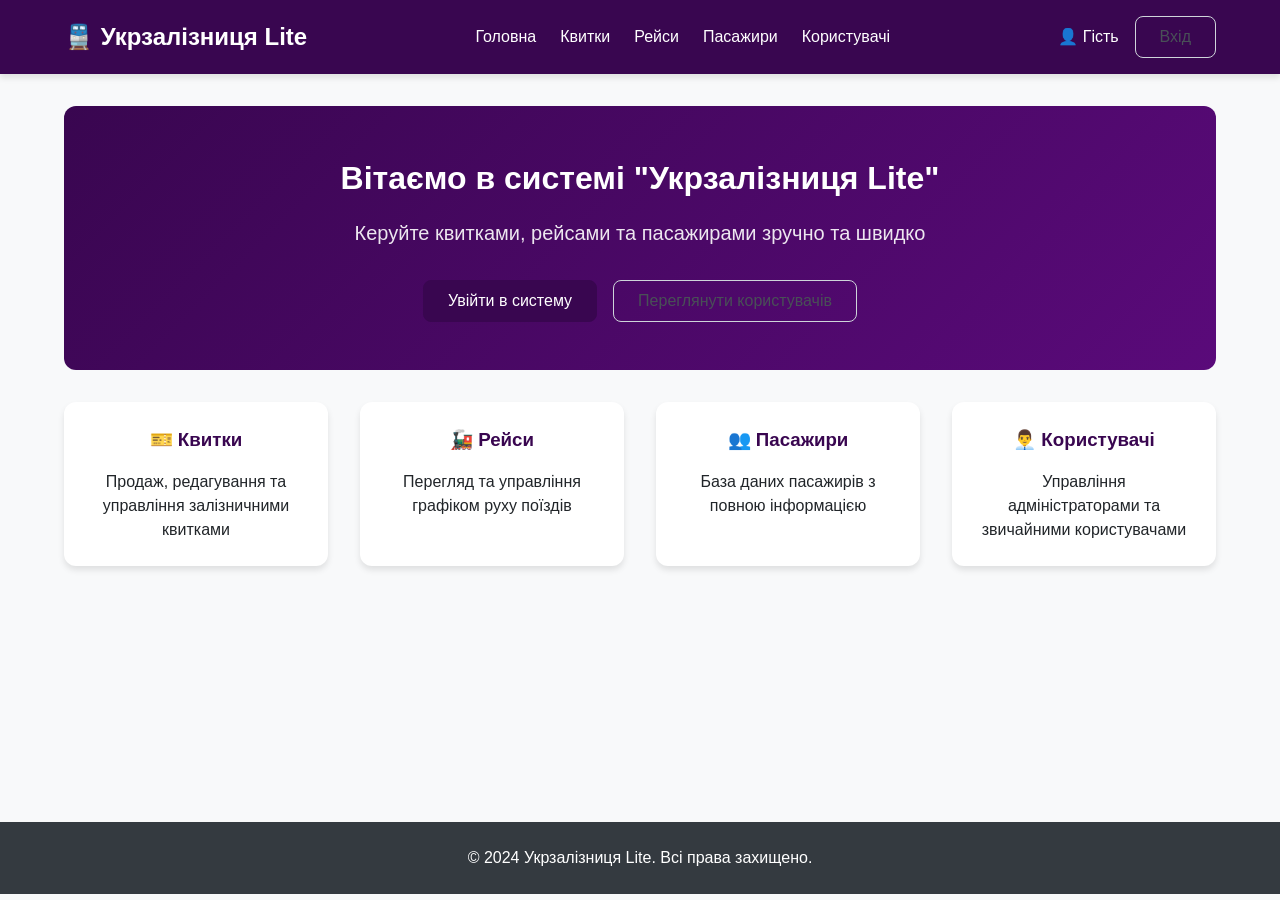
<file: index.html>
<!DOCTYPE html>
<html lang="uk">
<head>
    <meta charset="UTF-8">
    <meta name="viewport" content="width=device-width, initial-scale=1.0, viewport-fit=cover">
    <meta name="description" content="Укрзалізниця Lite - система керування залізничними квитками">
    <meta name="author" content="Your Name">
    <title>Укрзалізниця Lite - Головна</title>
    <link rel="stylesheet" href="css/main.css">
</head>
<body>
    <nav class="navbar">
        <div class="nav-container">
            <div class="logo">
                <a href="index.html">🚆 Укрзалізниця Lite</a>
            </div>
            <div class="nav-links">
                <a href="index.html">Головна</a>
                <a href="variant-page1.html">Квитки</a>
                <a href="variant-page2.html">Рейси</a>
                <a href="variant-page3.html">Пасажири</a>
                <a href="users.html">Користувачі</a>
            </div>
            <div class="user-info">
                <span class="username">👤 Гість</span>
                <a href="login.html" class="btn btn-outline">Вхід</a>
            </div>
        </div>
    </nav>

    <main class="main-content">
        <div class="container">
            <div class="hero">
                <h1>Вітаємо в системі "Укрзалізниця Lite"</h1>
                <p>Керуйте квитками, рейсами та пасажирами зручно та швидко</p>
                <div class="hero-buttons">
                    <a href="login.html" class="btn btn-primary">Увійти в систему</a>
                    <a href="users.html" class="btn btn-outline">Переглянути користувачів</a>
                </div>
            </div>

            <div class="features">
                <div class="feature-card">
                    <h3>🎫 Квитки</h3>
                    <p>Продаж, редагування та управління залізничними квитками</p>
                </div>
                <div class="feature-card">
                    <h3>🚂 Рейси</h3>
                    <p>Перегляд та управління графіком руху поїздів</p>
                </div>
                <div class="feature-card">
                    <h3>👥 Пасажири</h3>
                    <p>База даних пасажирів з повною інформацією</p>
                </div>
                <div class="feature-card">
                    <h3>👨‍💼 Користувачі</h3>
                    <p>Управління адміністраторами та звичайними користувачами</p>
                </div>
            </div>
        </div>
    </main>

    <footer class="footer">
        <div class="container">
            <p>&copy; 2024 Укрзалізниця Lite. Всі права захищено.</p>
        </div>
    </footer>
</body>
</html>
</file>
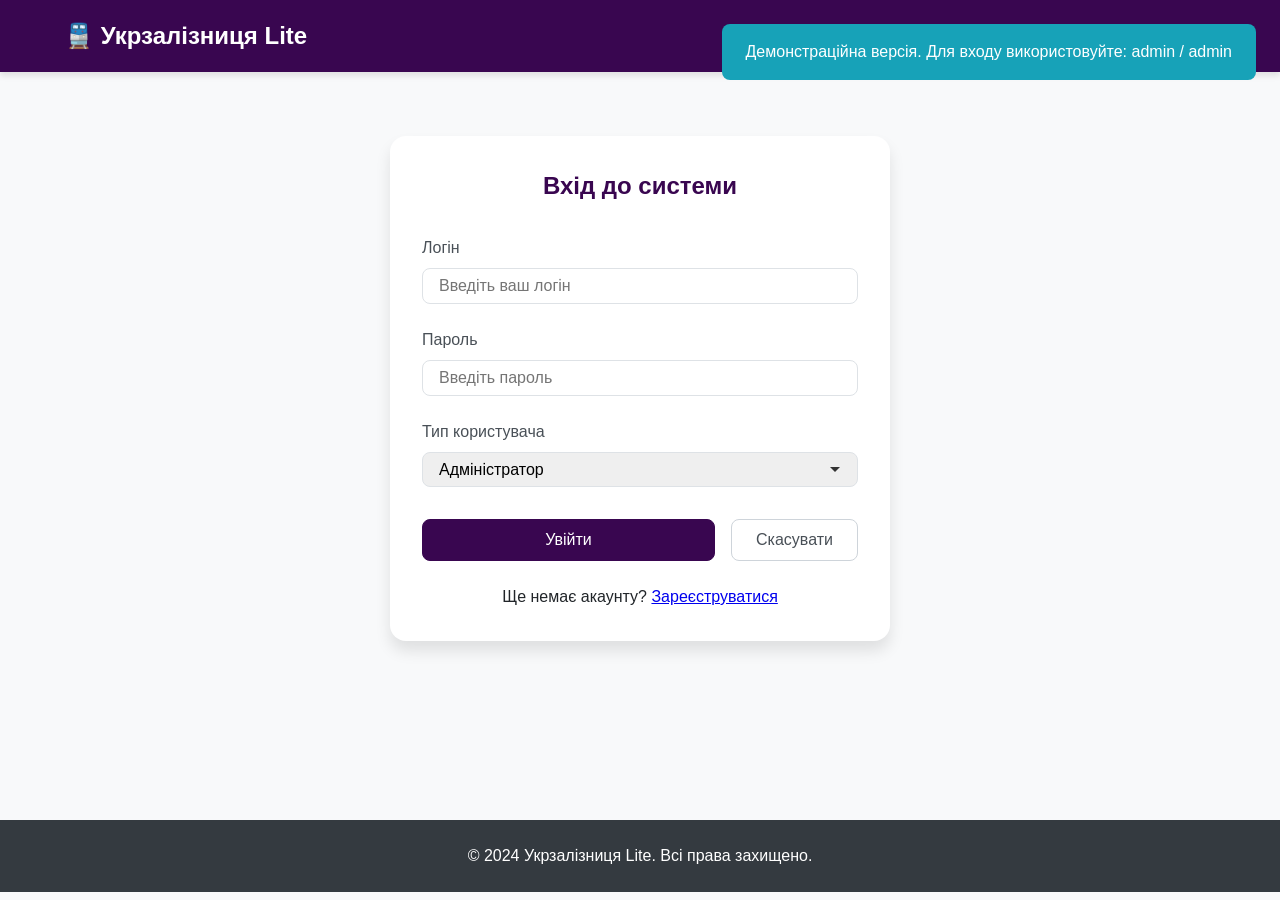
<file: login.html>
<!DOCTYPE html>
<html lang="uk">
<head>
    <meta charset="UTF-8">
    <meta name="viewport" content="width=device-width, initial-scale=1.0">
    <title>Вхід - Укрзалізниця Lite</title>
    <link rel="stylesheet" href="css/main.css">
</head>
<body>
    <nav class="navbar">
        <div class="nav-container">
            <div class="logo">
                <a href="index.html">🚆 Укрзалізниця Lite</a>
            </div>
            <div class="nav-links">
                <a href="index.html">Головна</a>
                <a href="variant-page1.html">Квитки</a>
                <a href="variant-page2.html">Рейси</a>
                <a href="variant-page3.html">Пасажири</a>
                <a href="users.html">Користувачі</a>
            </div>
        </div>
    </nav>

    <main class="main-content">
        <div class="form-container">
            <h2>Вхід до системи</h2>

            <div class="notification info">
                Демонстраційна версія. Для входу використовуйте: admin / admin
            </div>

            <form action="users.html" method="get">
                <div class="form-group">
                    <label for="username">Логін</label>
                    <input type="text" id="username" name="username" class="form-control" placeholder="Введіть ваш логін">
                </div>

                <div class="form-group">
                    <label for="password">Пароль</label>
                    <input type="password" id="password" name="password" class="form-control" placeholder="Введіть пароль">
                </div>

                <div class="form-group">
                    <label for="role">Тип користувача</label>
                    <select id="role" name="role" class="form-select">
                        <option value="admin">Адміністратор</option>
                        <option value="regular">Звичайний користувач</option>
                    </select>
                </div>

                <div class="form-actions">
                    <button type="submit" class="btn btn-primary">Увійти</button>
                    <a href="index.html" class="btn btn-outline">Скасувати</a>
                </div>
            </form>

            <p class="text-center mt-4">
                Ще немає акаунту? <a href="user-create-dialog.html">Зареєструватися</a>
            </p>
        </div>
    </main>

    <footer class="footer">
        <div class="container">
            <p>&copy; 2024 Укрзалізниця Lite. Всі права захищено.</p>
        </div>
    </footer>
</body>
</html>
</file>
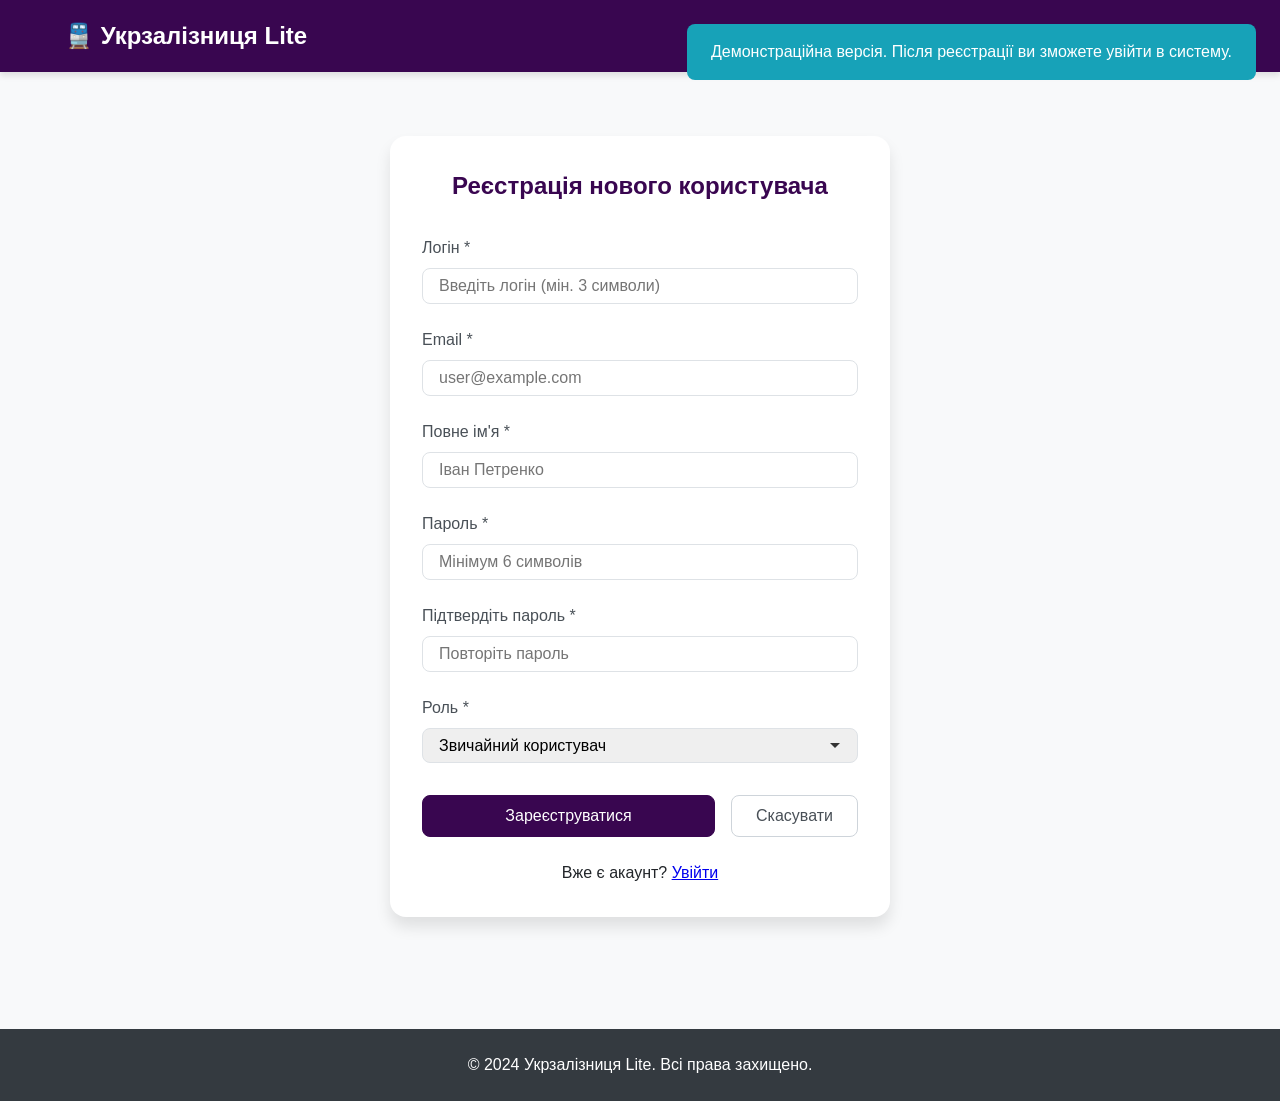
<file: user-create-dialog.html>
<!DOCTYPE html>
<html lang="uk">
<head>
    <meta charset="UTF-8">
    <meta name="viewport" content="width=device-width, initial-scale=1.0">
    <title>Реєстрація - Укрзалізниця Lite</title>
    <link rel="stylesheet" href="css/main.css">
</head>
<body>
    <nav class="navbar">
        <div class="nav-container">
            <div class="logo">
                <a href="index.html">🚆 Укрзалізниця Lite</a>
            </div>
            <div class="nav-links">
                <a href="index.html">Головна</a>
                <a href="variant-page1.html">Квитки</a>
                <a href="variant-page2.html">Рейси</a>
                <a href="variant-page3.html">Пасажири</a>
                <a href="users.html">Користувачі</a>
            </div>
        </div>
    </nav>

    <main class="main-content">
        <div class="form-container">
            <h2>Реєстрація нового користувача</h2>

            <div class="notification info">
                Демонстраційна версія. Після реєстрації ви зможете увійти в систему.
            </div>

            <form action="login.html" method="get">
                <div class="form-group">
                    <label for="username">Логін *</label>
                    <input type="text" id="username" class="form-control" placeholder="Введіть логін (мін. 3 символи)">
                </div>

                <div class="form-group">
                    <label for="email">Email *</label>
                    <input type="email" id="email" class="form-control" placeholder="user@example.com">
                </div>

                <div class="form-group">
                    <label for="fullname">Повне ім'я *</label>
                    <input type="text" id="fullname" class="form-control" placeholder="Іван Петренко">
                </div>

                <div class="form-group">
                    <label for="password">Пароль *</label>
                    <input type="password" id="password" class="form-control" placeholder="Мінімум 6 символів">
                </div>

                <div class="form-group">
                    <label for="confirmPassword">Підтвердіть пароль *</label>
                    <input type="password" id="confirmPassword" class="form-control" placeholder="Повторіть пароль">
                </div>

                <div class="form-group">
                    <label for="role">Роль *</label>
                    <select id="role" class="form-select">
                        <option value="regular">Звичайний користувач</option>
                        <option value="admin">Адміністратор</option>
                    </select>
                </div>

                <div class="form-actions">
                    <button type="submit" class="btn btn-primary">Зареєструватися</button>
                    <a href="login.html" class="btn btn-outline">Скасувати</a>
                </div>
            </form>

            <p class="text-center mt-4">
                Вже є акаунт? <a href="login.html">Увійти</a>
            </p>
        </div>
    </main>

    <footer class="footer">
        <div class="container">
            <p>&copy; 2024 Укрзалізниця Lite. Всі права захищено.</p>
        </div>
    </footer>
</body>
</html>
</file>
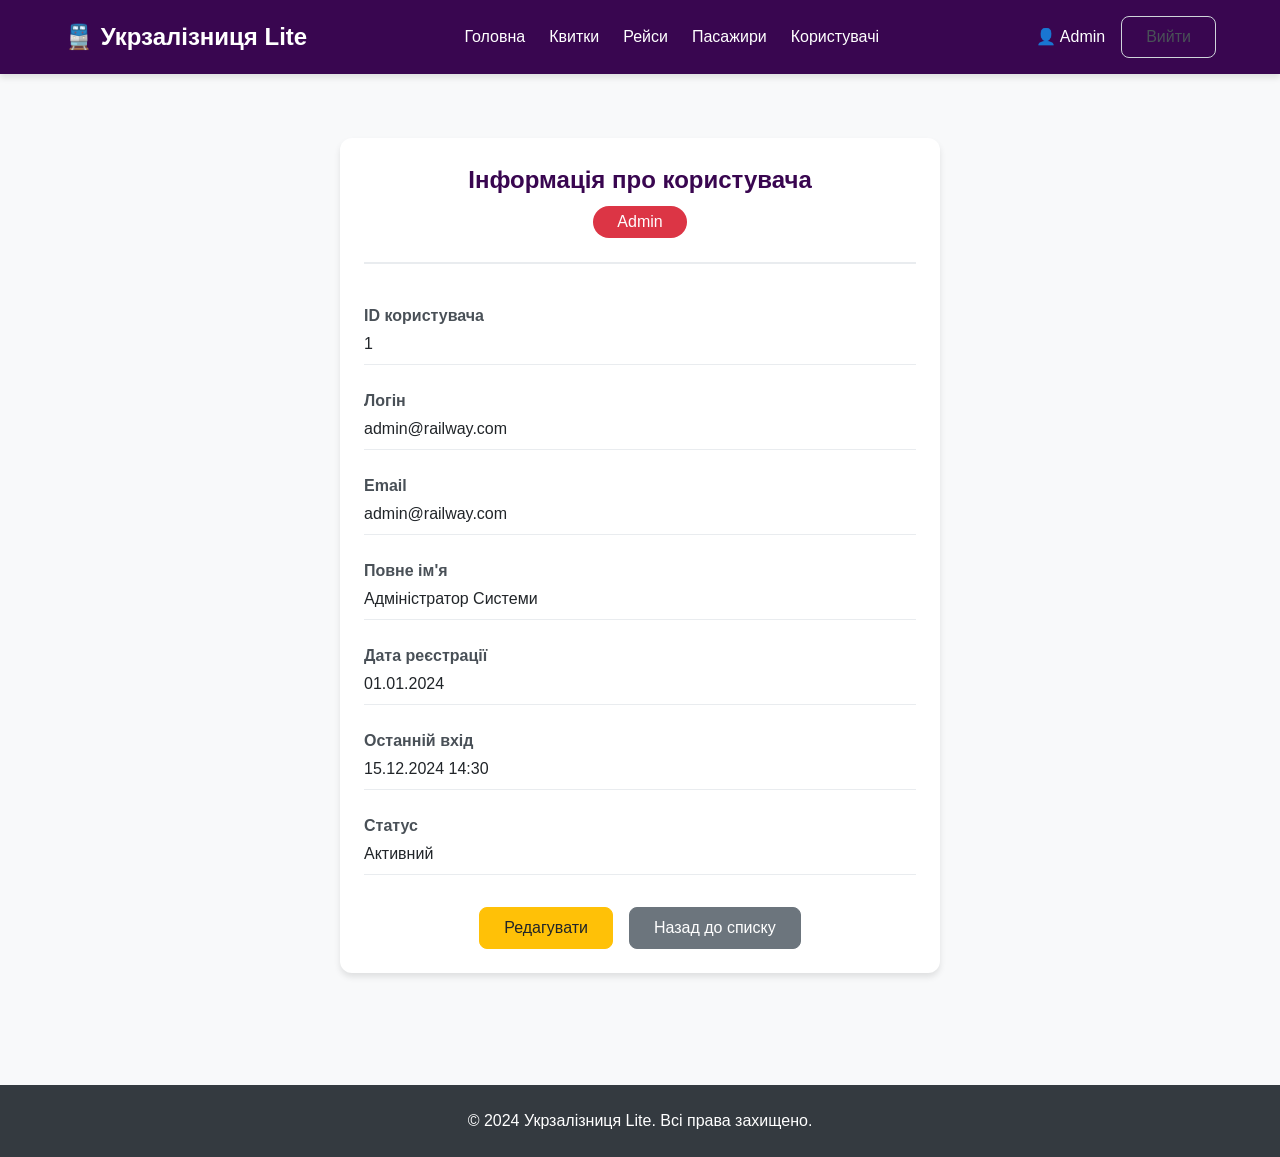
<file: user-detail.html>
<!DOCTYPE html>
<html lang="uk">
<head>
    <meta charset="UTF-8">
    <meta name="viewport" content="width=device-width, initial-scale=1.0">
    <title>Деталі користувача - Укрзалізниця Lite</title>
    <link rel="stylesheet" href="css/main.css">
</head>
<body>
    <nav class="navbar">
        <div class="nav-container">
            <div class="logo">
                <a href="index.html">🚆 Укрзалізниця Lite</a>
            </div>
            <div class="nav-links">
                <a href="index.html">Головна</a>
                <a href="variant-page1.html">Квитки</a>
                <a href="variant-page2.html">Рейси</a>
                <a href="variant-page3.html">Пасажири</a>
                <a href="users.html">Користувачі</a>
            </div>
            <div class="user-info">
                <span class="username">👤 Admin</span>
                <a href="index.html" class="btn btn-outline">Вийти</a>
            </div>
        </div>
    </nav>

    <main class="main-content">
        <div class="container">
            <div class="user-detail">
                <div class="user-header">
                    <h2>Інформація про користувача</h2>
                    <div class="role-badge admin">Admin</div>
                </div>
                
                <div class="user-info">
                    <div class="info-group">
                        <label>ID користувача</label>
                        <p>1</p>
                    </div>
                    
                    <div class="info-group">
                        <label>Логін</label>
                        <p>admin@railway.com</p>
                    </div>
                    
                    <div class="info-group">
                        <label>Email</label>
                        <p>admin@railway.com</p>
                    </div>
                    
                    <div class="info-group">
                        <label>Повне ім'я</label>
                        <p>Адміністратор Системи</p>
                    </div>
                    
                    <div class="info-group">
                        <label>Дата реєстрації</label>
                        <p>01.01.2024</p>
                    </div>
                    
                    <div class="info-group">
                        <label>Останній вхід</label>
                        <p>15.12.2024 14:30</p>
                    </div>
                    
                    <div class="info-group">
                        <label>Статус</label>
                        <p>Активний</p>
                    </div>
                </div>
                
                <div class="user-actions">
                    <a href="user-edit.html?id=1" class="btn btn-warning">Редагувати</a>
                    <a href="users.html" class="btn btn-secondary">Назад до списку</a>
                </div>
            </div>
        </div>
    </main>

    <footer class="footer">
        <div class="container">
            <p>&copy; 2024 Укрзалізниця Lite. Всі права захищено.</p>
        </div>
    </footer>
</body>
</html>
</file>
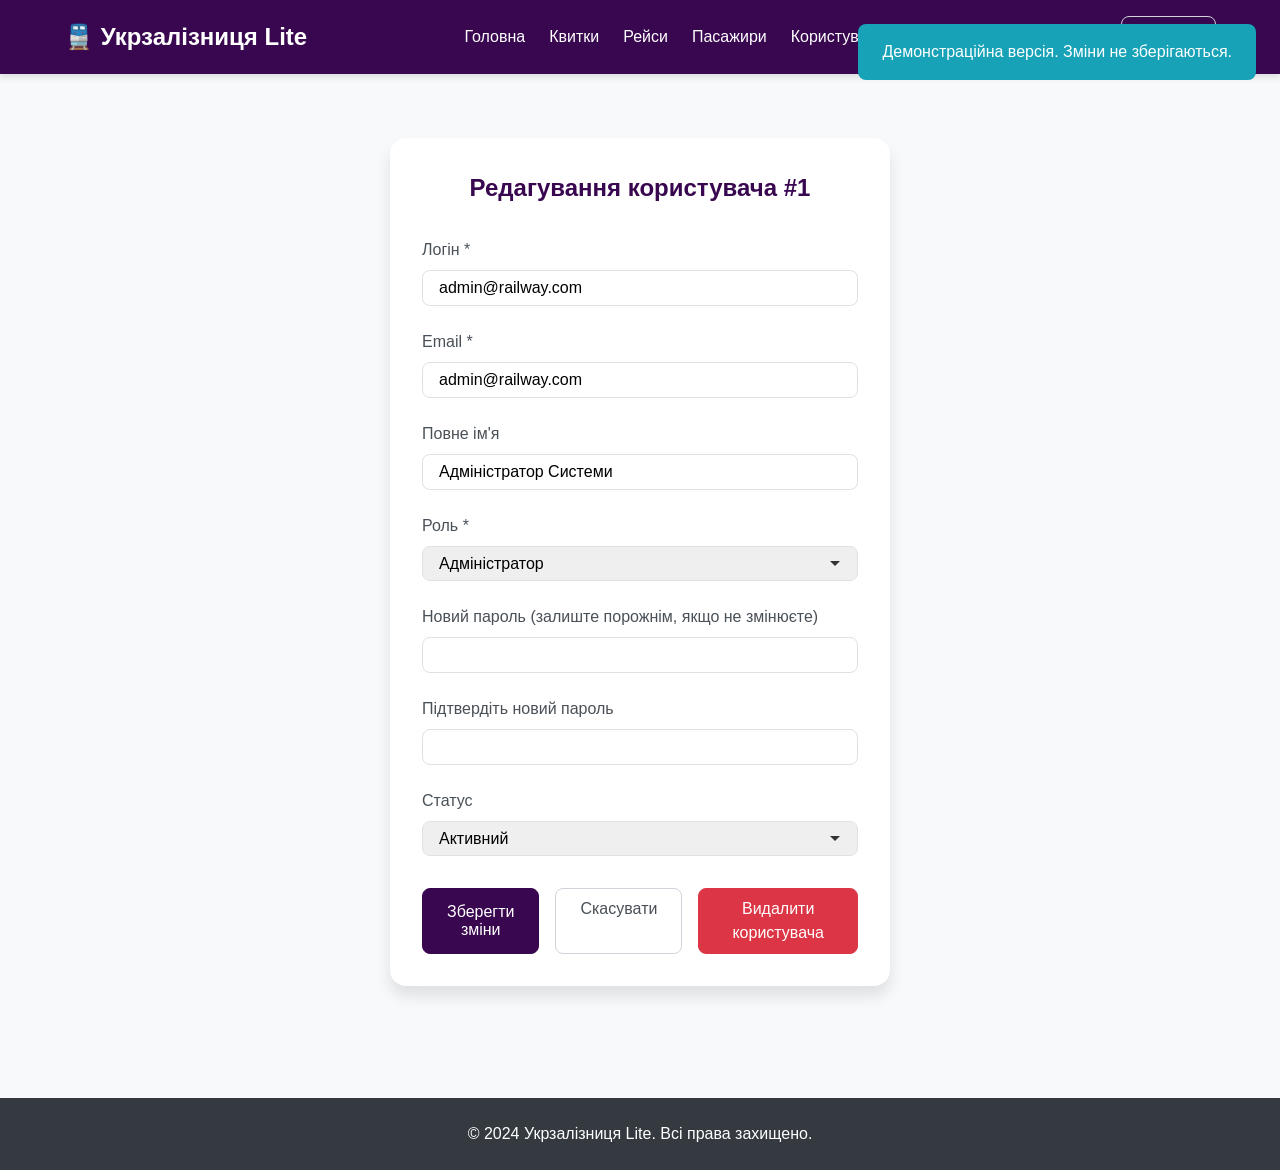
<file: user-edit.html>
<!DOCTYPE html>
<html lang="uk">
<head>
    <meta charset="UTF-8">
    <meta name="viewport" content="width=device-width, initial-scale=1.0">
    <title>Редагування користувача - Укрзалізниця Lite</title>
    <link rel="stylesheet" href="css/main.css">
</head>
<body>
    <nav class="navbar">
        <div class="nav-container">
            <div class="logo">
                <a href="index.html">🚆 Укрзалізниця Lite</a>
            </div>
            <div class="nav-links">
                <a href="index.html">Головна</a>
                <a href="variant-page1.html">Квитки</a>
                <a href="variant-page2.html">Рейси</a>
                <a href="variant-page3.html">Пасажири</a>
                <a href="users.html">Користувачі</a>
            </div>
            <div class="user-info">
                <span class="username">👤 Admin</span>
                <a href="index.html" class="btn btn-outline">Вийти</a>
            </div>
        </div>
    </nav>

    <main class="main-content">
        <div class="form-container">
            <h2>Редагування користувача #1</h2>
            
            <div class="notification info">
                Демонстраційна версія. Зміни не зберігаються.
            </div>

            <form action="user-detail.html?id=1" method="get">
                <div class="form-group">
                    <label for="username">Логін *</label>
                    <input type="text" id="username" class="form-control" value="admin@railway.com">
                </div>

                <div class="form-group">
                    <label for="email">Email *</label>
                    <input type="email" id="email" class="form-control" value="admin@railway.com">
                </div>

                <div class="form-group">
                    <label for="fullname">Повне ім'я</label>
                    <input type="text" id="fullname" class="form-control" value="Адміністратор Системи">
                </div>

                <div class="form-group">
                    <label for="role">Роль *</label>
                    <select id="role" class="form-select">
                        <option value="admin" selected>Адміністратор</option>
                        <option value="regular">Звичайний користувач</option>
                    </select>
                </div>

                <div class="form-group">
                    <label for="newPassword">Новий пароль (залиште порожнім, якщо не змінюєте)</label>
                    <input type="password" id="newPassword" class="form-control">
                </div>

                <div class="form-group">
                    <label for="confirmPassword">Підтвердіть новий пароль</label>
                    <input type="password" id="confirmPassword" class="form-control">
                </div>

                <div class="form-group">
                    <label for="status">Статус</label>
                    <select id="status" class="form-select">
                        <option value="active" selected>Активний</option>
                        <option value="inactive">Неактивний</option>
                        <option value="blocked">Заблокований</option>
                    </select>
                </div>

                <div class="form-actions">
                    <button type="submit" class="btn btn-primary">Зберегти зміни</button>
                    <a href="user-detail.html?id=1" class="btn btn-outline">Скасувати</a>
                    <a href="users.html" class="btn btn-danger">Видалити користувача</a>
                </div>
            </form>
        </div>
    </main>

    <footer class="footer">
        <div class="container">
            <p>&copy; 2024 Укрзалізниця Lite. Всі права захищено.</p>
        </div>
    </footer>
</body>
</html>
</file>
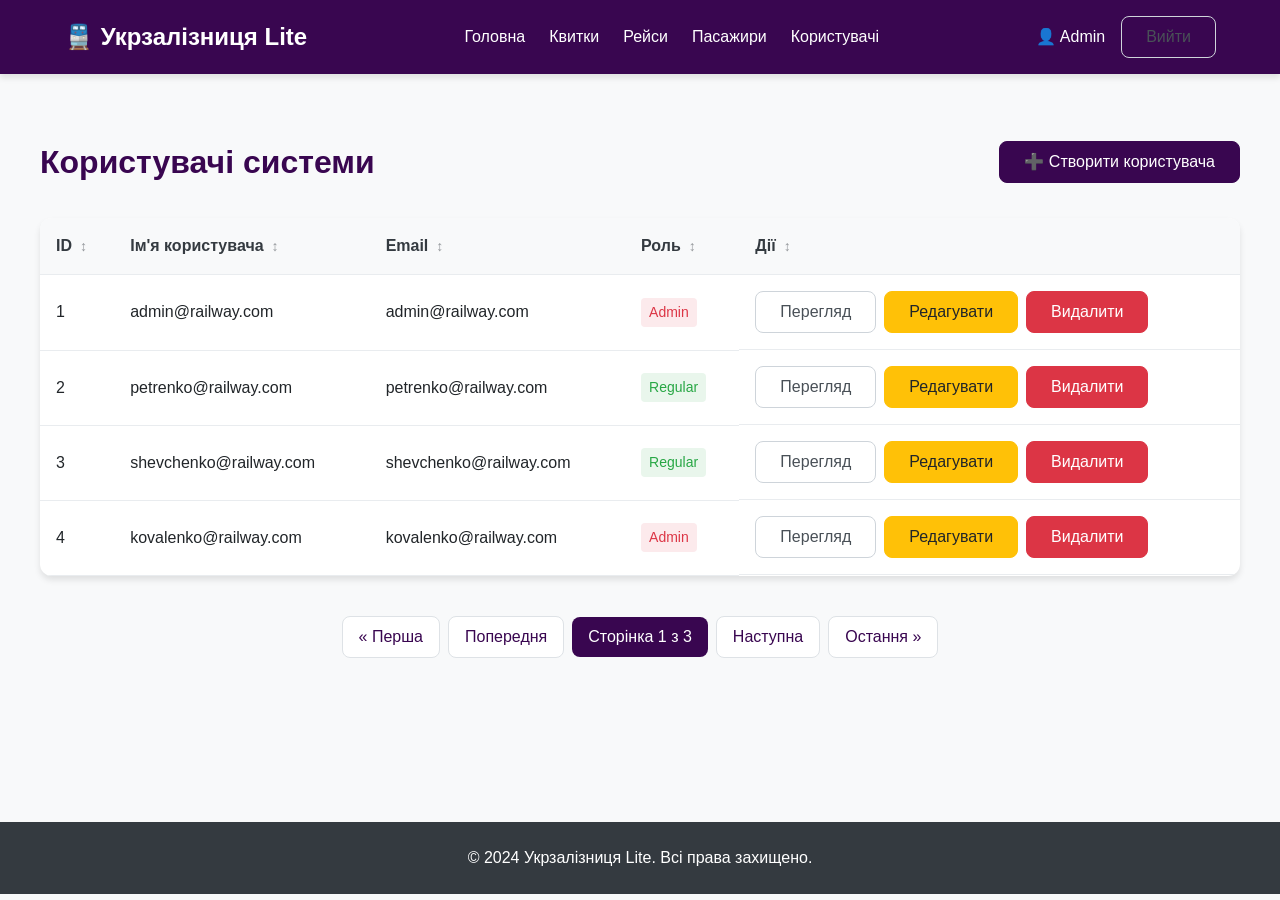
<file: users.html>
<!DOCTYPE html>
<html lang="uk">
<head>
    <meta charset="UTF-8">
    <meta name="viewport" content="width=device-width, initial-scale=1.0">
    <title>Користувачі - Укрзалізниця Lite</title>
    <link rel="stylesheet" href="css/main.css">
</head>
<body>
    <nav class="navbar">
        <div class="nav-container">
            <div class="logo">
                <a href="index.html">🚆 Укрзалізниця Lite</a>
            </div>
            <div class="nav-links">
                <a href="index.html">Головна</a>
                <a href="variant-page1.html">Квитки</a>
                <a href="variant-page2.html">Рейси</a>
                <a href="variant-page3.html">Пасажири</a>
                <a href="users.html">Користувачі</a>
            </div>
            <div class="user-info">
                <span class="username">👤 Admin</span>
                <a href="index.html" class="btn btn-outline">Вийти</a>
            </div>
        </div>
    </nav>

    <main class="main-content">
        <div class="users-container">
            <div class="users-header">
                <h1>Користувачі системи</h1>
                <a href="user-create-dialog.html" class="btn btn-primary">➕ Створити користувача</a>
            </div>

            <div class="users-table">
                <table>
                    <thead>
                        <tr>
                            <th>ID</th>
                            <th>Ім'я користувача</th>
                            <th>Email</th>
                            <th>Роль</th>
                            <th>Дії</th>
                        </tr>
                    </thead>
                    <tbody>
                        <tr>
                            <td>1</td>
                            <td>admin@railway.com</td>
                            <td>admin@railway.com</td>
                            <td><span class="role-badge admin">Admin</span></td>
                            <td class="actions">
                                <a href="user-detail.html?id=1" class="btn btn-outline">Перегляд</a>
                                <a href="user-edit.html?id=1" class="btn btn-warning">Редагувати</a>
                                <a href="#" class="btn btn-danger">Видалити</a>
                            </td>
                        </tr>
                        <tr>
                            <td>2</td>
                            <td>petrenko@railway.com</td>
                            <td>petrenko@railway.com</td>
                            <td><span class="role-badge regular">Regular</span></td>
                            <td class="actions">
                                <a href="user-detail.html?id=2" class="btn btn-outline">Перегляд</a>
                                <a href="user-edit.html?id=2" class="btn btn-warning">Редагувати</a>
                                <a href="#" class="btn btn-danger">Видалити</a>
                            </td>
                        </tr>
                        <tr>
                            <td>3</td>
                            <td>shevchenko@railway.com</td>
                            <td>shevchenko@railway.com</td>
                            <td><span class="role-badge regular">Regular</span></td>
                            <td class="actions">
                                <a href="user-detail.html?id=3" class="btn btn-outline">Перегляд</a>
                                <a href="user-edit.html?id=3" class="btn btn-warning">Редагувати</a>
                                <a href="#" class="btn btn-danger">Видалити</a>
                            </td>
                        </tr>
                        <tr>
                            <td>4</td>
                            <td>kovalenko@railway.com</td>
                            <td>kovalenko@railway.com</td>
                            <td><span class="role-badge admin">Admin</span></td>
                            <td class="actions">
                                <a href="user-detail.html?id=4" class="btn btn-outline">Перегляд</a>
                                <a href="user-edit.html?id=4" class="btn btn-warning">Редагувати</a>
                                <a href="#" class="btn btn-danger">Видалити</a>
                            </td>
                        </tr>
                    </tbody>
                </table>
            </div>

            <div class="pagination">
                <span class="step-links">
                    <a href="#">&laquo; Перша</a>
                    <a href="#">Попередня</a>
                    <span class="current">Сторінка 1 з 3</span>
                    <a href="#">Наступна</a>
                    <a href="#">Остання &raquo;</a>
                </span>
            </div>
        </div>
    </main>

    <!-- Статичне модальне вікно (завжди видиме для демонстрації або приховане) -->
    <div id="createUserModal" class="modal">
        <div class="modal-content">
            <div class="modal-header">
                <h3>Створити нового користувача</h3>
                <span class="close">&times;</span>
            </div>
            <div class="modal-body">
                <div class="validation-error">
                    Демонстраційна версія. Для створення користувача перейдіть на сторінку реєстрації.
                </div>
                
                <form action="user-create-dialog.html" method="get">
                    <div class="form-group">
                        <label for="newUsername">Логін *</label>
                        <input type="text" id="newUsername" class="form-control" placeholder="Введіть логін">
                    </div>

                    <div class="form-group">
                        <label for="newEmail">Email *</label>
                        <input type="email" id="newEmail" class="form-control" placeholder="user@example.com">
                    </div>

                    <div class="form-group">
                        <label for="newPassword">Пароль *</label>
                        <input type="password" id="newPassword" class="form-control" placeholder="Мінімум 6 символів">
                    </div>

                    <div class="form-group">
                        <label for="confirmPassword">Підтвердіть пароль *</label>
                        <input type="password" id="confirmPassword" class="form-control" placeholder="Повторіть пароль">
                    </div>

                    <div class="form-group">
                        <label for="newRole">Роль *</label>
                        <select id="newRole" class="form-select">
                            <option value="regular">Звичайний користувач</option>
                            <option value="admin">Адміністратор</option>
                        </select>
                    </div>

                    <div class="modal-footer">
                        <button type="button" class="btn btn-secondary">Скасувати</button>
                        <button type="submit" class="btn btn-primary">Створити</button>
                    </div>
                </form>
            </div>
        </div>
    </div>

    <footer class="footer">
        <div class="container">
            <p>&copy; 2024 Укрзалізниця Lite. Всі права захищено.</p>
        </div>
    </footer>
</body>
</html>
</file>
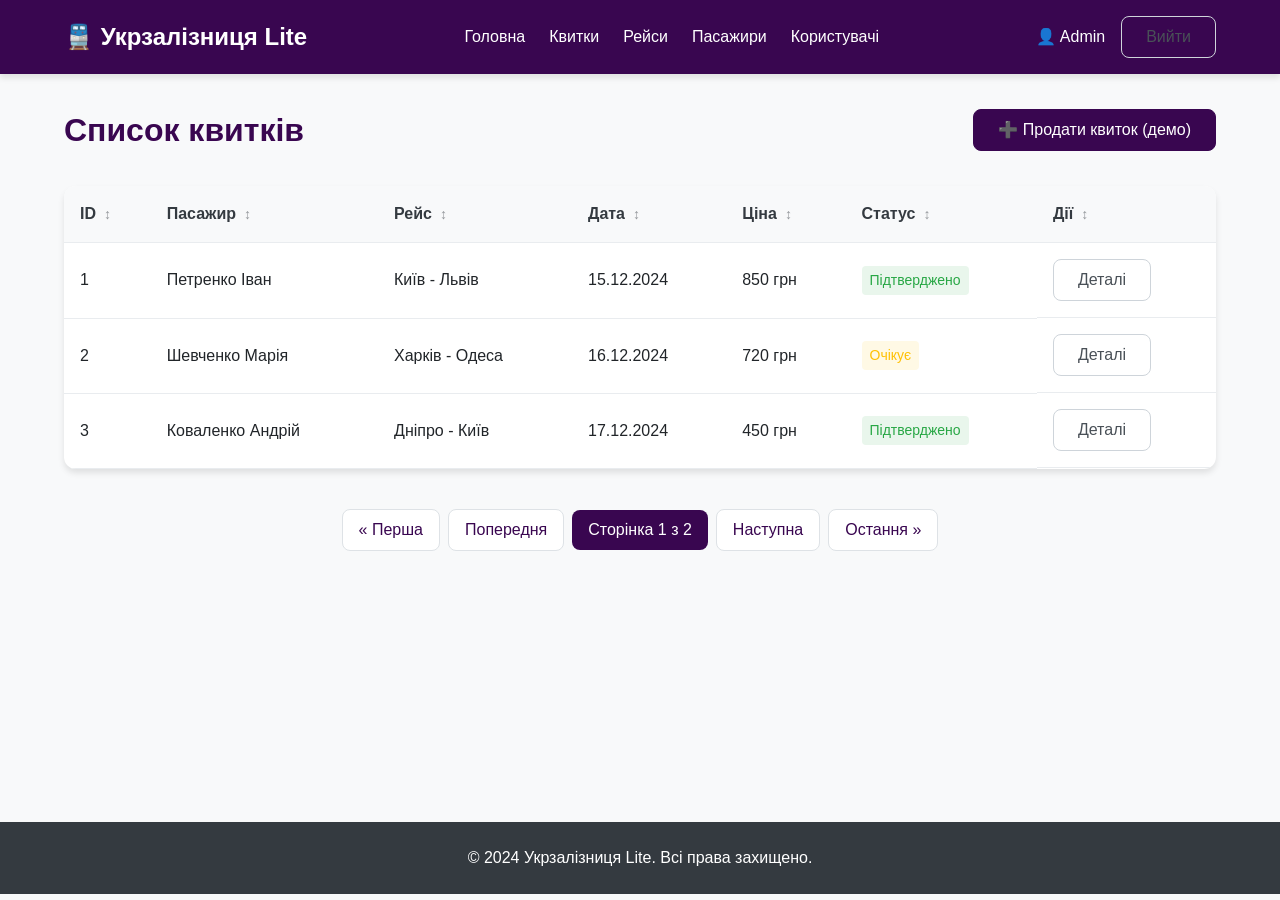
<file: variant-page1.html>
<!DOCTYPE html>
<html lang="uk">
<head>
    <meta charset="UTF-8">
    <meta name="viewport" content="width=device-width, initial-scale=1.0">
    <title>Квитки - Укрзалізниця Lite</title>
    <link rel="stylesheet" href="css/main.css">
</head>
<body>
    <nav class="navbar">
        <div class="nav-container">
            <div class="logo">
                <a href="index.html">🚆 Укрзалізниця Lite</a>
            </div>
            <div class="nav-links">
                <a href="index.html">Головна</a>
                <a href="variant-page1.html">Квитки</a>
                <a href="variant-page2.html">Рейси</a>
                <a href="variant-page3.html">Пасажири</a>
                <a href="users.html">Користувачі</a>
            </div>
            <div class="user-info">
                <span class="username">👤 Admin</span>
                <a href="index.html" class="btn btn-outline">Вийти</a>
            </div>
        </div>
    </nav>

    <main class="main-content">
        <div class="container">
            <div class="users-header">
                <h1>Список квитків</h1>
                <a href="#" class="btn btn-primary">➕ Продати квиток (демо)</a>
            </div>

            <div class="users-table">
                <table>
                    <thead>
                        <tr>
                            <th>ID</th>
                            <th>Пасажир</th>
                            <th>Рейс</th>
                            <th>Дата</th>
                            <th>Ціна</th>
                            <th>Статус</th>
                            <th>Дії</th>
                        </tr>
                    </thead>
                    <tbody>
                        <tr>
                            <td>1</td>
                            <td>Петренко Іван</td>
                            <td>Київ - Львів</td>
                            <td>15.12.2024</td>
                            <td>850 грн</td>
                            <td><span class="role-badge" style="background:rgba(40,167,69,0.1); color:#28a745;">Підтверджено</span></td>
                            <td class="actions">
                                <a href="#" class="btn btn-outline">Деталі</a>
                            </td>
                        </tr>
                        <tr>
                            <td>2</td>
                            <td>Шевченко Марія</td>
                            <td>Харків - Одеса</td>
                            <td>16.12.2024</td>
                            <td>720 грн</td>
                            <td><span class="role-badge" style="background:rgba(255,193,7,0.1); color:#ffc107;">Очікує</span></td>
                            <td class="actions">
                                <a href="#" class="btn btn-outline">Деталі</a>
                            </td>
                        </tr>
                        <tr>
                            <td>3</td>
                            <td>Коваленко Андрій</td>
                            <td>Дніпро - Київ</td>
                            <td>17.12.2024</td>
                            <td>450 грн</td>
                            <td><span class="role-badge" style="background:rgba(40,167,69,0.1); color:#28a745;">Підтверджено</span></td>
                            <td class="actions">
                                <a href="#" class="btn btn-outline">Деталі</a>
                            </td>
                        </tr>
                    </tbody>
                </table>
            </div>

            <div class="pagination">
                <span class="step-links">
                    <a href="#">&laquo; Перша</a>
                    <a href="#">Попередня</a>
                    <span class="current">Сторінка 1 з 2</span>
                    <a href="#">Наступна</a>
                    <a href="#">Остання &raquo;</a>
                </span>
            </div>
        </div>
    </main>

    <footer class="footer">
        <div class="container">
            <p>&copy; 2024 Укрзалізниця Lite. Всі права захищено.</p>
        </div>
    </footer>
</body>
</html>
</file>
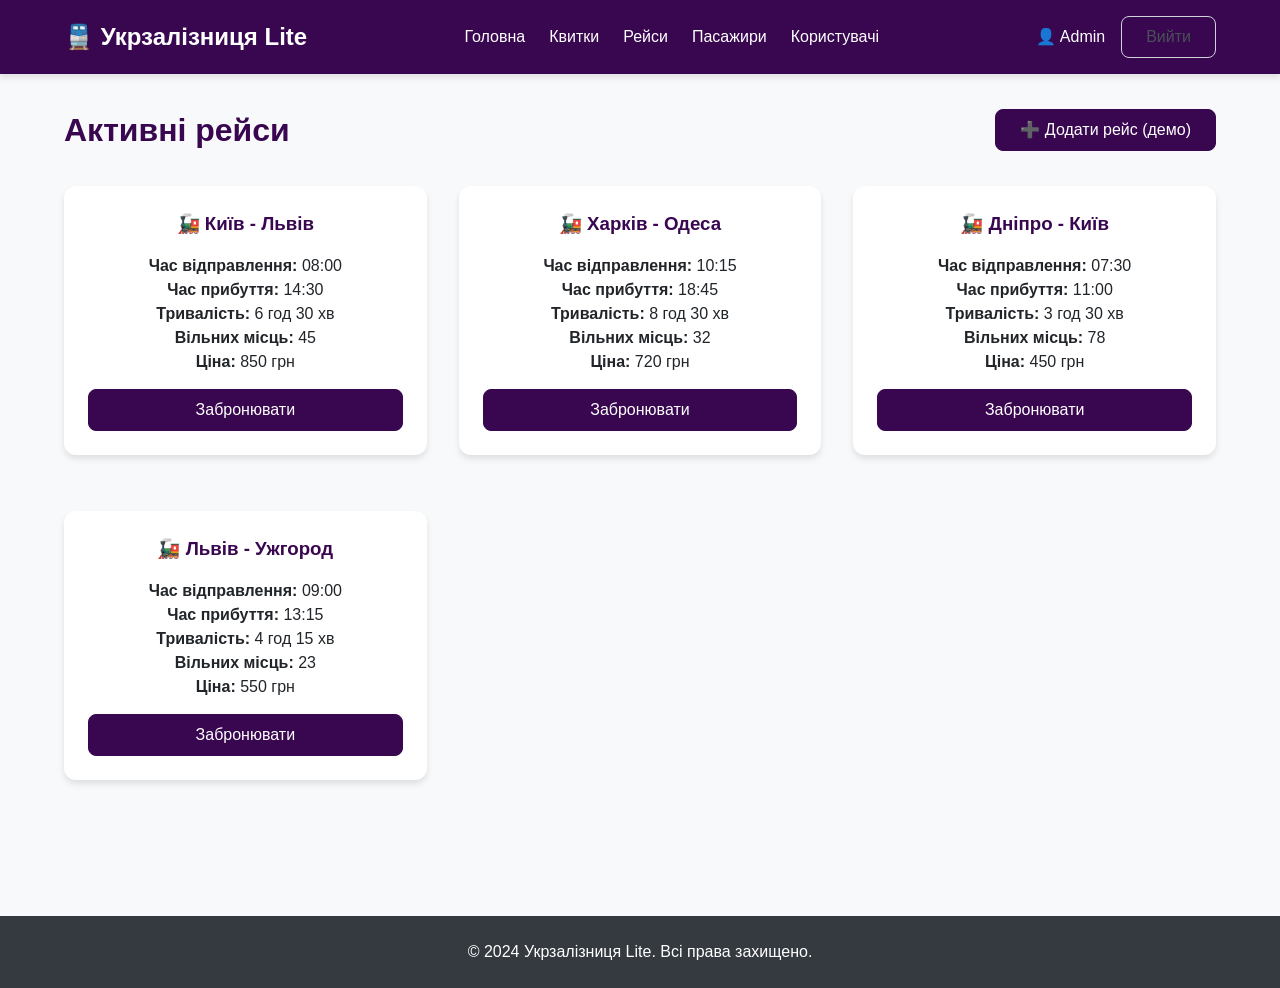
<file: variant-page2.html>
<!DOCTYPE html>
<html lang="uk">
<head>
    <meta charset="UTF-8">
    <meta name="viewport" content="width=device-width, initial-scale=1.0">
    <title>Рейси - Укрзалізниця Lite</title>
    <link rel="stylesheet" href="css/main.css">
</head>
<body>
    <nav class="navbar">
        <div class="nav-container">
            <div class="logo">
                <a href="index.html">🚆 Укрзалізниця Lite</a>
            </div>
            <div class="nav-links">
                <a href="index.html">Головна</a>
                <a href="variant-page1.html">Квитки</a>
                <a href="variant-page2.html">Рейси</a>
                <a href="variant-page3.html">Пасажири</a>
                <a href="users.html">Користувачі</a>
            </div>
            <div class="user-info">
                <span class="username">👤 Admin</span>
                <a href="index.html" class="btn btn-outline">Вийти</a>
            </div>
        </div>
    </nav>

    <main class="main-content">
        <div class="container">
            <div class="users-header">
                <h1>Активні рейси</h1>
                <a href="#" class="btn btn-primary">➕ Додати рейс (демо)</a>
            </div>

            <div class="features" style="grid-template-columns: repeat(auto-fit, minmax(300px, 1fr));">
                <div class="feature-card">
                    <h3>🚂 Київ - Львів</h3>
                    <p><strong>Час відправлення:</strong> 08:00</p>
                    <p><strong>Час прибуття:</strong> 14:30</p>
                    <p><strong>Тривалість:</strong> 6 год 30 хв</p>
                    <p><strong>Вільних місць:</strong> 45</p>
                    <p><strong>Ціна:</strong> 850 грн</p>
                    <a href="#" class="btn btn-primary" style="width: 100%; margin-top: 15px;">Забронювати</a>
                </div>

                <div class="feature-card">
                    <h3>🚂 Харків - Одеса</h3>
                    <p><strong>Час відправлення:</strong> 10:15</p>
                    <p><strong>Час прибуття:</strong> 18:45</p>
                    <p><strong>Тривалість:</strong> 8 год 30 хв</p>
                    <p><strong>Вільних місць:</strong> 32</p>
                    <p><strong>Ціна:</strong> 720 грн</p>
                    <a href="#" class="btn btn-primary" style="width: 100%; margin-top: 15px;">Забронювати</a>
                </div>

                <div class="feature-card">
                    <h3>🚂 Дніпро - Київ</h3>
                    <p><strong>Час відправлення:</strong> 07:30</p>
                    <p><strong>Час прибуття:</strong> 11:00</p>
                    <p><strong>Тривалість:</strong> 3 год 30 хв</p>
                    <p><strong>Вільних місць:</strong> 78</p>
                    <p><strong>Ціна:</strong> 450 грн</p>
                    <a href="#" class="btn btn-primary" style="width: 100%; margin-top: 15px;">Забронювати</a>
                </div>

                <div class="feature-card">
                    <h3>🚂 Львів - Ужгород</h3>
                    <p><strong>Час відправлення:</strong> 09:00</p>
                    <p><strong>Час прибуття:</strong> 13:15</p>
                    <p><strong>Тривалість:</strong> 4 год 15 хв</p>
                    <p><strong>Вільних місць:</strong> 23</p>
                    <p><strong>Ціна:</strong> 550 грн</p>
                    <a href="#" class="btn btn-primary" style="width: 100%; margin-top: 15px;">Забронювати</a>
                </div>
            </div>
        </div>
    </main>

    <footer class="footer">
        <div class="container">
            <p>&copy; 2024 Укрзалізниця Lite. Всі права захищено.</p>
        </div>
    </footer>
</body>
</html>
</file>
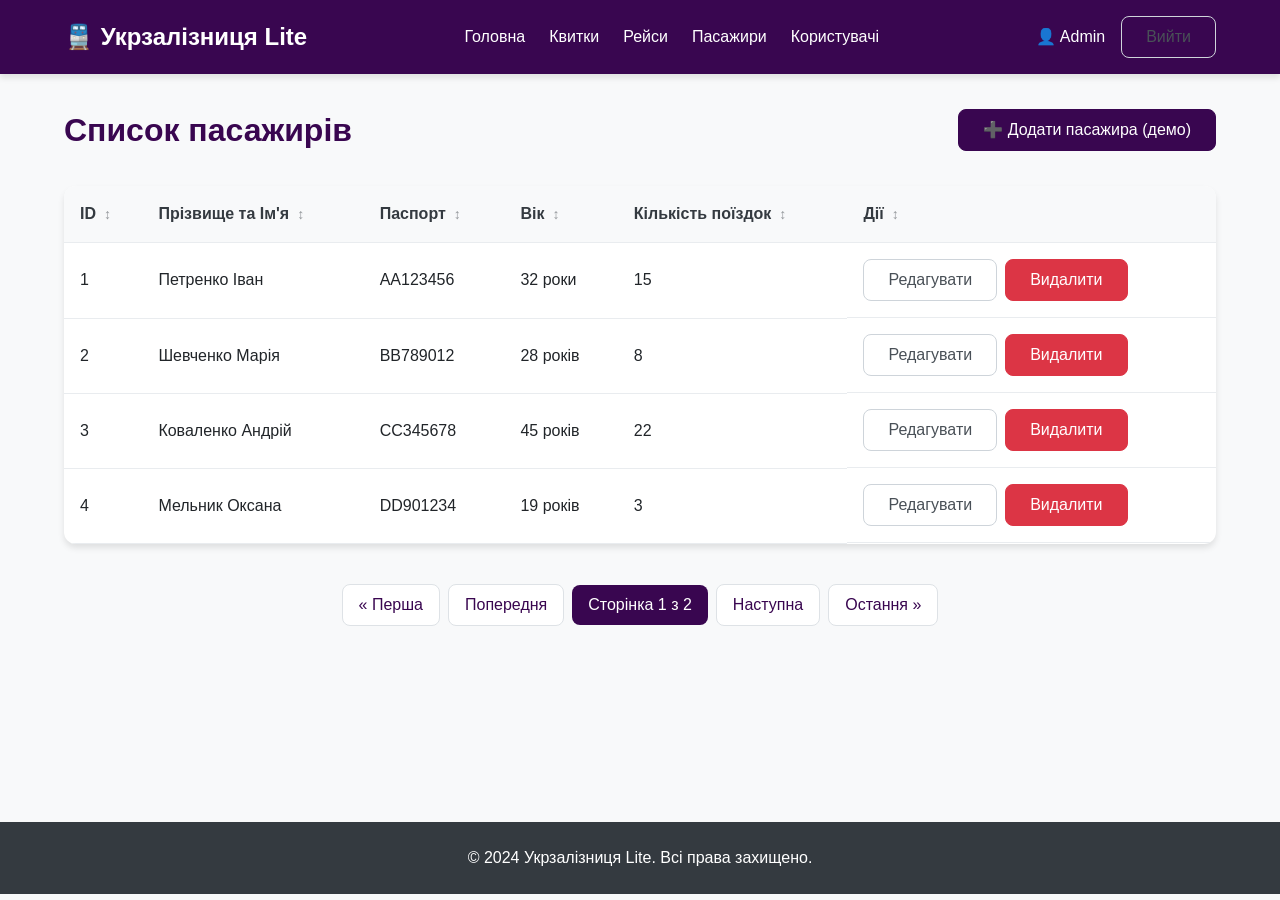
<file: variant-page3.html>
<!DOCTYPE html>
<html lang="uk">
<head>
    <meta charset="UTF-8">
    <meta name="viewport" content="width=device-width, initial-scale=1.0">
    <title>Пасажири - Укрзалізниця Lite</title>
    <link rel="stylesheet" href="css/main.css">
</head>
<body>
    <nav class="navbar">
        <div class="nav-container">
            <div class="logo">
                <a href="index.html">🚆 Укрзалізниця Lite</a>
            </div>
            <div class="nav-links">
                <a href="index.html">Головна</a>
                <a href="variant-page1.html">Квитки</a>
                <a href="variant-page2.html">Рейси</a>
                <a href="variant-page3.html">Пасажири</a>
                <a href="users.html">Користувачі</a>
            </div>
            <div class="user-info">
                <span class="username">👤 Admin</span>
                <a href="index.html" class="btn btn-outline">Вийти</a>
            </div>
        </div>
    </nav>

    <main class="main-content">
        <div class="container">
            <div class="users-header">
                <h1>Список пасажирів</h1>
                <a href="#" class="btn btn-primary">➕ Додати пасажира (демо)</a>
            </div>

            <div class="users-table">
                <table>
                    <thead>
                        <tr>
                            <th>ID</th>
                            <th>Прізвище та Ім'я</th>
                            <th>Паспорт</th>
                            <th>Вік</th>
                            <th>Кількість поїздок</th>
                            <th>Дії</th>
                        </tr>
                    </thead>
                    <tbody>
                        <tr>
                            <td>1</td>
                            <td>Петренко Іван</td>
                            <td>AA123456</td>
                            <td>32 роки</td>
                            <td>15</td>
                            <td class="actions">
                                <a href="#" class="btn btn-outline">Редагувати</a>
                                <a href="#" class="btn btn-danger">Видалити</a>
                            </td>
                        </tr>
                        <tr>
                            <td>2</td>
                            <td>Шевченко Марія</td>
                            <td>BB789012</td>
                            <td>28 років</td>
                            <td>8</td>
                            <td class="actions">
                                <a href="#" class="btn btn-outline">Редагувати</a>
                                <a href="#" class="btn btn-danger">Видалити</a>
                            </td>
                        </tr>
                        <tr>
                            <td>3</td>
                            <td>Коваленко Андрій</td>
                            <td>CC345678</td>
                            <td>45 років</td>
                            <td>22</td>
                            <td class="actions">
                                <a href="#" class="btn btn-outline">Редагувати</a>
                                <a href="#" class="btn btn-danger">Видалити</a>
                            </td>
                        </tr>
                        <tr>
                            <td>4</td>
                            <td>Мельник Оксана</td>
                            <td>DD901234</td>
                            <td>19 років</td>
                            <td>3</td>
                            <td class="actions">
                                <a href="#" class="btn btn-outline">Редагувати</a>
                                <a href="#" class="btn btn-danger">Видалити</a>
                            </td>
                        </tr>
                    </tbody>
                </table>
            </div>

            <div class="pagination">
                <span class="step-links">
                    <a href="#">&laquo; Перша</a>
                    <a href="#">Попередня</a>
                    <span class="current">Сторінка 1 з 2</span>
                    <a href="#">Наступна</a>
                    <a href="#">Остання &raquo;</a>
                </span>
            </div>
        </div>
    </main>

    <footer class="footer">
        <div class="container">
            <p>&copy; 2024 Укрзалізниця Lite. Всі права захищено.</p>
        </div>
    </footer>
</body>
</html>
</file>
<file: css/main.css>
@charset "UTF-8";
.form-container {
  max-width: 500px;
  margin: 2rem auto;
  padding: 2rem;
  background: #ffffff;
  border-radius: 16px;
  box-shadow: 0 10px 15px rgba(0, 0, 0, 0.1);
}
.form-container h2 {
  text-align: center;
  color: #390650;
  margin-bottom: 2rem;
}

.form-group {
  margin-bottom: 1.5rem;
}
.form-group label {
  display: block;
  margin-bottom: 0.5rem;
  font-weight: 500;
  color: #495057;
}

.form-control, .form-select {
  width: 100%;
  padding: 0.5rem 1rem;
  font-size: 1rem;
  border: 1px solid #dee2e6;
  border-radius: 8px;
  transition: border-color 0.3s ease, box-shadow 0.3s ease;
}
.form-control:focus, .form-select:focus {
  outline: none;
  border-color: #390650;
  box-shadow: 0 0 0 3px rgba(57, 6, 80, 0.1);
}
.form-control.is-invalid, .is-invalid.form-select {
  border-color: #dc3545;
}
.form-control.is-invalid:focus, .is-invalid.form-select:focus {
  box-shadow: 0 0 0 3px rgba(220, 53, 69, 0.1);
}

.form-select {
  appearance: none;
  background-image: url("data:image/svg+xml,%3Csvg xmlns='http://www.w3.org/2000/svg' width='12' height='12' viewBox='0 0 12 12'%3E%3Cpath fill='%23333' d='M6 8L1 3h10z'/%3E%3C/svg%3E");
  background-repeat: no-repeat;
  background-position: right 1rem center;
}

.error-message {
  color: #dc3545;
  font-size: 0.875rem;
  margin-top: 0.25rem;
}

.validation-error {
  background-color: rgba(220, 53, 69, 0.1);
  border-left: 3px solid #dc3545;
  padding: 0.5rem 1rem;
  margin-bottom: 1rem;
  color: #dc3545;
  font-size: 0.875rem;
}

.form-actions {
  display: flex;
  gap: 1rem;
  margin-top: 2rem;
}
.form-actions button {
  flex: 1;
}

.btn {
  display: inline-block;
  font-weight: 500;
  text-align: center;
  cursor: pointer;
  border: 1px solid transparent;
  padding: 0.5rem 1.5rem;
  font-size: 1rem;
  border-radius: 8px;
  transition: all 0.3s ease;
  text-decoration: none;
}
.btn:hover {
  transform: translateY(-1px);
  box-shadow: 0 4px 6px rgba(0, 0, 0, 0.1);
}
.btn:active {
  transform: translateY(0);
}
.btn-primary {
  background-color: #390650;
  color: #ffffff;
  border-color: #390650;
}
.btn-primary:hover {
  background-color: rgb(23.1976744186, 2.4418604651, 32.5581395349);
  border-color: rgb(23.1976744186, 2.4418604651, 32.5581395349);
}
.btn-success {
  background-color: #28a745;
  color: #ffffff;
  border-color: #28a745;
}
.btn-success:hover {
  background-color: rgb(30.1449275362, 125.8550724638, 52);
  border-color: rgb(30.1449275362, 125.8550724638, 52);
}
.btn-danger {
  background-color: #dc3545;
  color: #ffffff;
  border-color: #dc3545;
}
.btn-danger:hover {
  background-color: rgb(189.2151898734, 32.7848101266, 47.7721518987);
  border-color: rgb(189.2151898734, 32.7848101266, 47.7721518987);
}
.btn-secondary {
  background-color: #6c757d;
  color: #ffffff;
  border-color: #6c757d;
}
.btn-secondary:hover {
  background-color: rgb(84.3605150215, 91.3905579399, 97.6394849785);
  border-color: rgb(84.3605150215, 91.3905579399, 97.6394849785);
}
.btn-warning {
  background-color: #ffc107;
  color: #212529;
  border-color: #ffc107;
}
.btn-warning:hover {
  background-color: rgb(211, 158.25, 0);
  border-color: rgb(211, 158.25, 0);
}
.btn-outline {
  background: transparent;
  border-color: #ced4da;
  color: #495057;
}
.btn-outline:hover {
  background: #f8f9fa;
  border-color: #adb5bd;
}

.notification {
  position: fixed;
  top: 1.5rem;
  right: 1.5rem;
  padding: 1rem 1.5rem;
  border-radius: 8px;
  color: #ffffff;
  z-index: 100;
  animation: slideIn 0.3s ease;
}
.notification.success {
  background-color: #28a745;
}
.notification.error {
  background-color: #dc3545;
}
.notification.warning {
  background-color: #ffc107;
  color: #212529;
}
.notification.info {
  background-color: #17a2b8;
}

@keyframes slideIn {
  from {
    transform: translateX(100%);
    opacity: 0;
  }
  to {
    transform: translateX(0);
    opacity: 1;
  }
}
.navbar {
  background: #390650;
  color: #ffffff;
  padding: 1rem 0;
  box-shadow: 0 4px 6px rgba(0, 0, 0, 0.1);
  position: sticky;
  top: 0;
  z-index: 50;
}
.navbar .nav-container {
  max-width: 1200px;
  margin: 0 auto;
  padding: 0 1.5rem;
}
@media (max-width: 768px) {
  .navbar .nav-container {
    padding: 0 1rem;
  }
}
.navbar .nav-container {
  display: flex;
  align-items: center;
  justify-content: space-between;
  flex-wrap: wrap;
}
.navbar .logo a {
  color: #ffffff;
  font-size: 1.5rem;
  font-weight: bold;
  text-decoration: none;
}
.navbar .logo a:hover {
  color: #dee2e6;
}
.navbar .nav-links {
  display: flex;
  gap: 1.5rem;
  align-items: center;
  flex-wrap: wrap;
}
.navbar .nav-links a {
  color: #ffffff;
  text-decoration: none;
  padding: 0.5rem 0;
  transition: color 0.3s ease;
}
.navbar .nav-links a:hover {
  color: #dee2e6;
}
.navbar .user-info {
  display: flex;
  align-items: center;
  gap: 1rem;
}
.navbar .user-info .username {
  font-weight: 500;
}
.navbar .user-info .logout-form {
  display: inline;
}
.navbar .user-info .logout-form button {
  background: none;
  border: none;
  color: #ffffff;
  cursor: pointer;
  padding: 0.5rem;
}
.navbar .user-info .logout-form button:hover {
  color: #dee2e6;
}
@media (max-width: 768px) {
  .navbar .nav-links {
    width: 100%;
    justify-content: center;
    margin-top: 1rem;
    gap: 1rem;
  }
  .navbar .user-info {
    width: 100%;
    justify-content: center;
    margin-top: 1rem;
  }
}

.breadcrumb {
  padding: 1rem 0;
  background: #f8f9fa;
  margin-bottom: 1.5rem;
}
.breadcrumb .breadcrumb-container {
  max-width: 1200px;
  margin: 0 auto;
  padding: 0 1.5rem;
}
@media (max-width: 768px) {
  .breadcrumb .breadcrumb-container {
    padding: 0 1rem;
  }
}
.breadcrumb a {
  color: #390650;
  text-decoration: none;
}
.breadcrumb a:hover {
  text-decoration: underline;
}
.breadcrumb span {
  color: #6c757d;
}

.users-container {
  max-width: 1200px;
  margin: 0 auto;
  padding: 0 1.5rem;
}
@media (max-width: 768px) {
  .users-container {
    padding: 0 1rem;
  }
}
.users-container {
  padding: 2rem 0;
}

.users-header {
  display: flex;
  align-items: center;
  justify-content: space-between;
  margin-bottom: 2rem;
  flex-wrap: wrap;
  gap: 1rem;
}
.users-header h1 {
  color: #390650;
  margin: 0;
}

.users-table {
  width: 100%;
  background: #ffffff;
  border-radius: 12px;
  overflow: hidden;
  box-shadow: 0 4px 6px rgba(0, 0, 0, 0.1);
}
.users-table table {
  width: 100%;
  border-collapse: collapse;
}
.users-table th, .users-table td {
  padding: 1rem;
  text-align: left;
  border-bottom: 1px solid #e9ecef;
}
.users-table th {
  background: #f8f9fa;
  font-weight: 600;
  color: #343a40;
  cursor: pointer;
  user-select: none;
  transition: background 0.3s ease;
}
.users-table th:hover {
  background: #e9ecef;
}
.users-table th::after {
  content: "↕";
  margin-left: 0.5rem;
  opacity: 0.5;
  font-size: 0.875rem;
}
.users-table tr:hover {
  background: #f9fafb;
}
.users-table .role-badge {
  display: inline-block;
  padding: 0.25rem 0.5rem;
  border-radius: 4px;
  font-size: 0.875rem;
  font-weight: 500;
}
.users-table .role-badge.admin {
  background: rgba(220, 53, 69, 0.1);
  color: #dc3545;
}
.users-table .role-badge.regular {
  background: rgba(40, 167, 69, 0.1);
  color: #28a745;
}
.users-table .actions {
  display: flex;
  gap: 0.5rem;
}
.users-table .actions button {
  padding: 0.25rem 0.5rem;
  font-size: 0.875rem;
}
@media (max-width: 768px) {
  .users-table {
    overflow-x: auto;
  }
  .users-table table {
    min-width: 600px;
  }
}

.user-detail {
  background: #ffffff;
  border-radius: 12px;
  box-shadow: 0 4px 6px rgba(0, 0, 0, 0.1);
  padding: 1.5rem;
  margin-bottom: 1.5rem;
  max-width: 600px;
  margin: 2rem auto;
}
.user-detail .user-header {
  text-align: center;
  margin-bottom: 2rem;
  padding-bottom: 1.5rem;
  border-bottom: 2px solid #e9ecef;
}
.user-detail .user-header h2 {
  color: #390650;
  margin-bottom: 0.5rem;
}
.user-detail .user-header .role-badge {
  display: inline-block;
  padding: 0.25rem 1.5rem;
  border-radius: 16px;
  font-weight: 500;
}
.user-detail .user-header .role-badge.admin {
  background: #dc3545;
  color: #ffffff;
}
.user-detail .user-header .role-badge.regular {
  background: #28a745;
  color: #ffffff;
}
.user-detail .user-info .info-group {
  margin-bottom: 1rem;
  padding: 0.5rem 0;
  border-bottom: 1px solid #e9ecef;
}
.user-detail .user-info .info-group label {
  font-weight: 600;
  color: #495057;
  display: block;
  margin-bottom: 0.25rem;
}
.user-detail .user-info .info-group p {
  margin: 0;
  color: #212529;
}
.user-detail .user-actions {
  display: flex;
  gap: 1rem;
  margin-top: 2rem;
  justify-content: center;
}

.pagination {
  display: flex;
  align-items: center;
  justify-content: center;
  gap: 0.5rem;
  margin-top: 2rem;
  flex-wrap: wrap;
}
.pagination a, .pagination span {
  padding: 0.5rem 1rem;
  border-radius: 8px;
  text-decoration: none;
  transition: all 0.3s ease;
}
.pagination a {
  background: #ffffff;
  border: 1px solid #dee2e6;
  color: #390650;
}
.pagination a:hover {
  background: #390650;
  color: #ffffff;
  border-color: #390650;
}
.pagination .current {
  background: #390650;
  color: #ffffff;
}
.pagination .step-links {
  display: flex;
  gap: 0.5rem;
  align-items: center;
  flex-wrap: wrap;
}

* {
  margin: 0;
  padding: 0;
  box-sizing: border-box;
}

body {
  font-family: -apple-system, BlinkMacSystemFont, "Segoe UI", Roboto, "Helvetica Neue", Arial, sans-serif;
  font-size: 1rem;
  line-height: 1.5;
  color: #212529;
  background-color: #f8f9fa;
}

.container {
  max-width: 1200px;
  margin: 0 auto;
  padding: 0 1.5rem;
}
@media (max-width: 768px) {
  .container {
    padding: 0 1rem;
  }
}

.main-content {
  min-height: calc(100vh - 200px);
  padding: 2rem 0;
}

.footer {
  background: #343a40;
  color: #ffffff;
  padding: 1.5rem 0;
  margin-top: 3rem;
  text-align: center;
}
.footer p {
  margin: 0;
}

.modal {
  position: fixed;
  top: 0;
  left: 0;
  width: 100%;
  height: 100%;
  background-color: rgba(0, 0, 0, 0.5);
  z-index: 1000;
  display: flex;
  align-items: center;
  justify-content: center;
  display: none;
}
.modal.show {
  display: flex;
}
.modal .modal-content {
  background: #ffffff;
  border-radius: 16px;
  max-width: 500px;
  width: 90%;
  max-height: 90vh;
  overflow-y: auto;
  animation: modalSlideIn 0.3s ease;
}
.modal .modal-content .modal-header {
  display: flex;
  align-items: center;
  justify-content: space-between;
  padding: 1.5rem;
  border-bottom: 1px solid #e9ecef;
}
.modal .modal-content .modal-header h3 {
  margin: 0;
  color: #390650;
}
.modal .modal-content .modal-header .close {
  font-size: 1.5rem;
  cursor: pointer;
  color: #6c757d;
  transition: color 0.3s ease;
}
.modal .modal-content .modal-header .close:hover {
  color: #dc3545;
}
.modal .modal-content .modal-body {
  padding: 1.5rem;
}
.modal .modal-content .modal-footer {
  padding: 1.5rem;
  border-top: 1px solid #e9ecef;
  display: flex;
  justify-content: flex-end;
  gap: 1rem;
}

@keyframes modalSlideIn {
  from {
    transform: translateY(-50px);
    opacity: 0;
  }
  to {
    transform: translateY(0);
    opacity: 1;
  }
}
.hero {
  background: linear-gradient(135deg, #390650 0%, #5a0a7a 100%);
  color: #ffffff;
  padding: 3rem 0;
  text-align: center;
  border-radius: 12px;
  margin-bottom: 2rem;
}
.hero h1 {
  font-size: 2rem;
  margin-bottom: 1rem;
}
.hero p {
  font-size: 1.25rem;
  opacity: 0.9;
  margin-bottom: 2rem;
}
.hero .hero-buttons {
  display: flex;
  gap: 1rem;
  justify-content: center;
  flex-wrap: wrap;
}

.features {
  display: grid;
  grid-template-columns: repeat(auto-fit, minmax(250px, 1fr));
  gap: 2rem;
  margin: 2rem 0;
}
.features .feature-card {
  background: #ffffff;
  border-radius: 12px;
  box-shadow: 0 4px 6px rgba(0, 0, 0, 0.1);
  padding: 1.5rem;
  margin-bottom: 1.5rem;
  text-align: center;
  transition: transform 0.3s ease;
}
.features .feature-card:hover {
  transform: translateY(-5px);
}
.features .feature-card h3 {
  color: #390650;
  margin-bottom: 1rem;
}

.text-center {
  text-align: center;
}

.text-right {
  text-align: right;
}

.mt-1 {
  margin-top: 0.25rem;
}

.mt-2 {
  margin-top: 0.5rem;
}

.mt-3 {
  margin-top: 1rem;
}

.mt-4 {
  margin-top: 1.5rem;
}

.mt-5 {
  margin-top: 2rem;
}

.mb-1 {
  margin-bottom: 0.25rem;
}

.mb-2 {
  margin-bottom: 0.5rem;
}

.mb-3 {
  margin-bottom: 1rem;
}

.mb-4 {
  margin-bottom: 1.5rem;
}

.mb-5 {
  margin-bottom: 2rem;
}

.hidden {
  display: none;
}

/*# sourceMappingURL=main.css.map */
</file>
